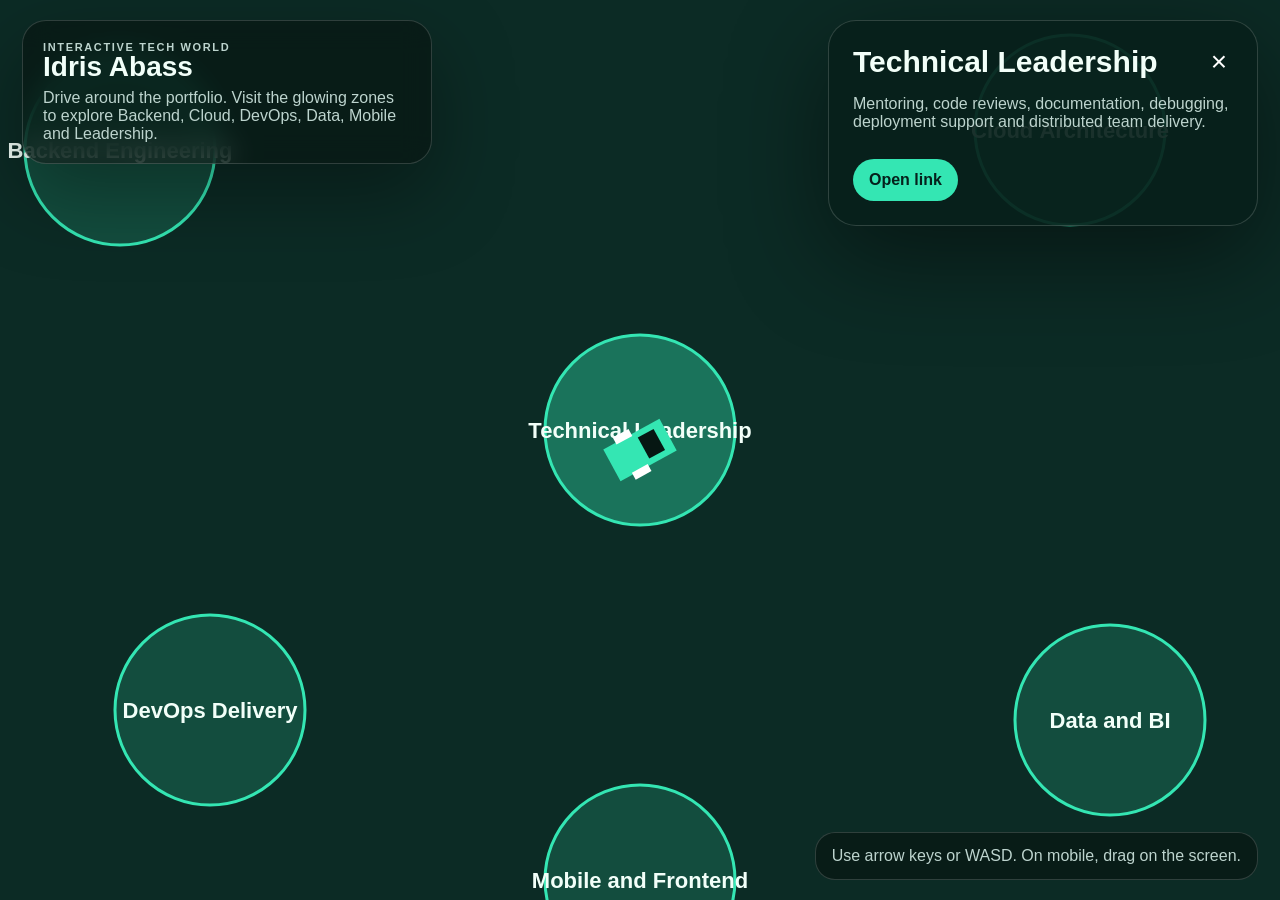
<file: interactive-portfolio/index.html>
<!doctype html><html lang="en"><head><meta charset="utf-8"><meta name="viewport" content="width=device-width,initial-scale=1"><title>Idris Abass Interactive Portfolio</title><style>*{box-sizing:border-box}body{margin:0;overflow:hidden;background:#071713;color:#f2fff9;font-family:Inter,Arial,sans-serif}canvas{display:block;width:100vw;height:100vh}.hud{position:fixed;left:22px;top:20px;z-index:2;max-width:410px;background:rgba(7,23,19,.72);border:1px solid rgba(255,255,255,.16);backdrop-filter:blur(14px);border-radius:24px;padding:20px;box-shadow:0 30px 80px rgba(0,0,0,.35)}.hud h1{font-size:28px;line-height:1;margin:0 0 8px}.hud p{margin:0;color:#bdd4ce}.tag{color:#34e6b3;text-transform:uppercase;letter-spacing:.15em;font-size:11px;font-weight:900}.controls{position:fixed;right:22px;bottom:20px;background:rgba(7,23,19,.72);border:1px solid rgba(255,255,255,.16);border-radius:20px;padding:14px 16px;color:#bdd4ce}.panel{position:fixed;right:22px;top:20px;z-index:3;width:min(430px,calc(100vw - 44px));background:rgba(8,32,27,.92);border:1px solid rgba(255,255,255,.16);border-radius:28px;padding:24px;box-shadow:0 30px 100px rgba(0,0,0,.48);display:none}.panel.show{display:block}.panel h2{margin:0 0 12px;font-size:30px}.panel p{color:#bdd4ce}.panel a{display:inline-block;margin-top:12px;background:#34e6b3;color:#05211c;padding:12px 16px;border-radius:999px;text-decoration:none;font-weight:900}.close{float:right;background:transparent;border:0;color:#fff;font-size:28px;cursor:pointer}.mobile{display:none}@media(max-width:760px){.hud{left:12px;right:12px;top:12px}.controls{left:12px;right:12px}.hud h1{font-size:22px}}</style></head><body><canvas id="world"></canvas><div class="hud"><p class="tag">Interactive tech world</p><h1>Idris Abass</h1><p>Drive around the portfolio. Visit the glowing zones to explore Backend, Cloud, DevOps, Data, Mobile and Leadership.</p></div><div class="controls">Use arrow keys or WASD. On mobile, drag on the screen.</div><section class="panel" id="panel"><button class="close" onclick="panel.classList.remove('show')">×</button><h2 id="pt"></h2><p id="pd"></p><a id="pl" href="https://github.com/abisoyeola" target="_blank">Open link</a></section><script>const c=document.getElementById('world'),x=c.getContext('2d'),panel=document.getElementById('panel'),pt=document.getElementById('pt'),pd=document.getElementById('pd'),pl=document.getElementById('pl');let w,h,keys={},car={x:0,y:0,a:-.5,s:0};const zones=[['Backend Engineering','REST APIs, microservices, SaaS platforms, FastAPI, Django, C#, Java, Spring Boot, PHP and Go.',-520,-300,'https://github.com/abisoyeola'],['Cloud Architecture','AWS, Azure, GCP, IAM, serverless thinking, high availability and cloud-ready deployments.',430,-320,'https://github.com/abisoyeola'],['DevOps Delivery','Docker, Kubernetes, Jenkins, GitHub Actions, GitLab CI/CD, Terraform, Ansible, Linux and Nginx.',-430,260,'https://github.com/abisoyeola'],['Data and BI','SQL Server, PostgreSQL, MySQL, MongoDB, Redis, Tableau, Excel, SSIS and analytics dashboards.',470,270,'https://github.com/abisoyeola'],['Mobile and Frontend','Flutter, Dart, Kotlin, Android, JavaScript and practical product interface delivery.',0,430,'https://github.com/abisoyeola'],['Technical Leadership','Mentoring, code reviews, documentation, debugging, deployment support and distributed team delivery.',0,-20,'https://www.linkedin.com/in/idris-a-ab953789/']];function size(){w=c.width=innerWidth*devicePixelRatio;h=c.height=innerHeight*devicePixelRatio;x.setTransform(devicePixelRatio,0,0,devicePixelRatio,0,0)}addEventListener('resize',size);size();addEventListener('keydown',e=>keys[e.key.toLowerCase()]=1);addEventListener('keyup',e=>keys[e.key.toLowerCase()]=0);let drag=false,last=null;addEventListener('pointerdown',e=>{drag=true;last=e.clientX});addEventListener('pointerup',()=>drag=false);addEventListener('pointermove',e=>{if(drag){car.a+=(e.clientX-last)*.006;car.s=.9;last=e.clientX}});function show(z){pt.textContent=z[0];pd.textContent=z[1];pl.href=z[4];panel.classList.add('show')}function draw(){requestAnimationFrame(draw);if(keys.arrowleft||keys.a)car.a-=.055;if(keys.arrowright||keys.d)car.a+=.055;if(keys.arrowup||keys.w)car.s=Math.min(5,car.s+.16);else if(keys.arrowdown||keys.s)car.s=Math.max(-2,car.s-.12);else car.s*=.96;car.x+=Math.cos(car.a)*car.s;car.y+=Math.sin(car.a)*car.s;x.clearRect(0,0,w,h);x.save();x.translate(innerWidth/2-car.x,innerHeight/2-car.y);for(let i=-1200;i<=1200;i+=80){x.strokeStyle='rgba(255,255,255,.045)';x.beginPath();x.moveTo(i,-1200);x.lineTo(i,1200);x.moveTo(-1200,i);x.lineTo(1200,i);x.stroke()}x.fillStyle='#0c2b25';x.fillRect(-900,-700,1800,1400);x.strokeStyle='rgba(52,230,179,.25)';x.lineWidth=6;x.strokeRect(-880,-680,1760,1360);zones.forEach(z=>{let d=Math.hypot(car.x-z[2],car.y-z[3]);x.save();x.translate(z[2],z[3]);x.fillStyle=d<110?'rgba(52,230,179,.38)':'rgba(52,230,179,.18)';x.beginPath();x.arc(0,0,95,0,7);x.fill();x.strokeStyle='#34e6b3';x.lineWidth=3;x.stroke();x.fillStyle='#f2fff9';x.font='bold 22px Arial';x.textAlign='center';x.fillText(z[0],0,8);x.restore();if(d<78&&!panel.classList.contains('show'))show(z)});x.save();x.translate(car.x,car.y);x.rotate(car.a);x.fillStyle='#34e6b3';x.fillRect(-32,-18,64,36);x.fillStyle='#061713';x.fillRect(4,-12,18,24);x.fillStyle='#fff';x.fillRect(-18,-24,18,8);x.fillRect(-18,16,18,8);x.restore();x.restore()}draw()</script></body></html>
</file>
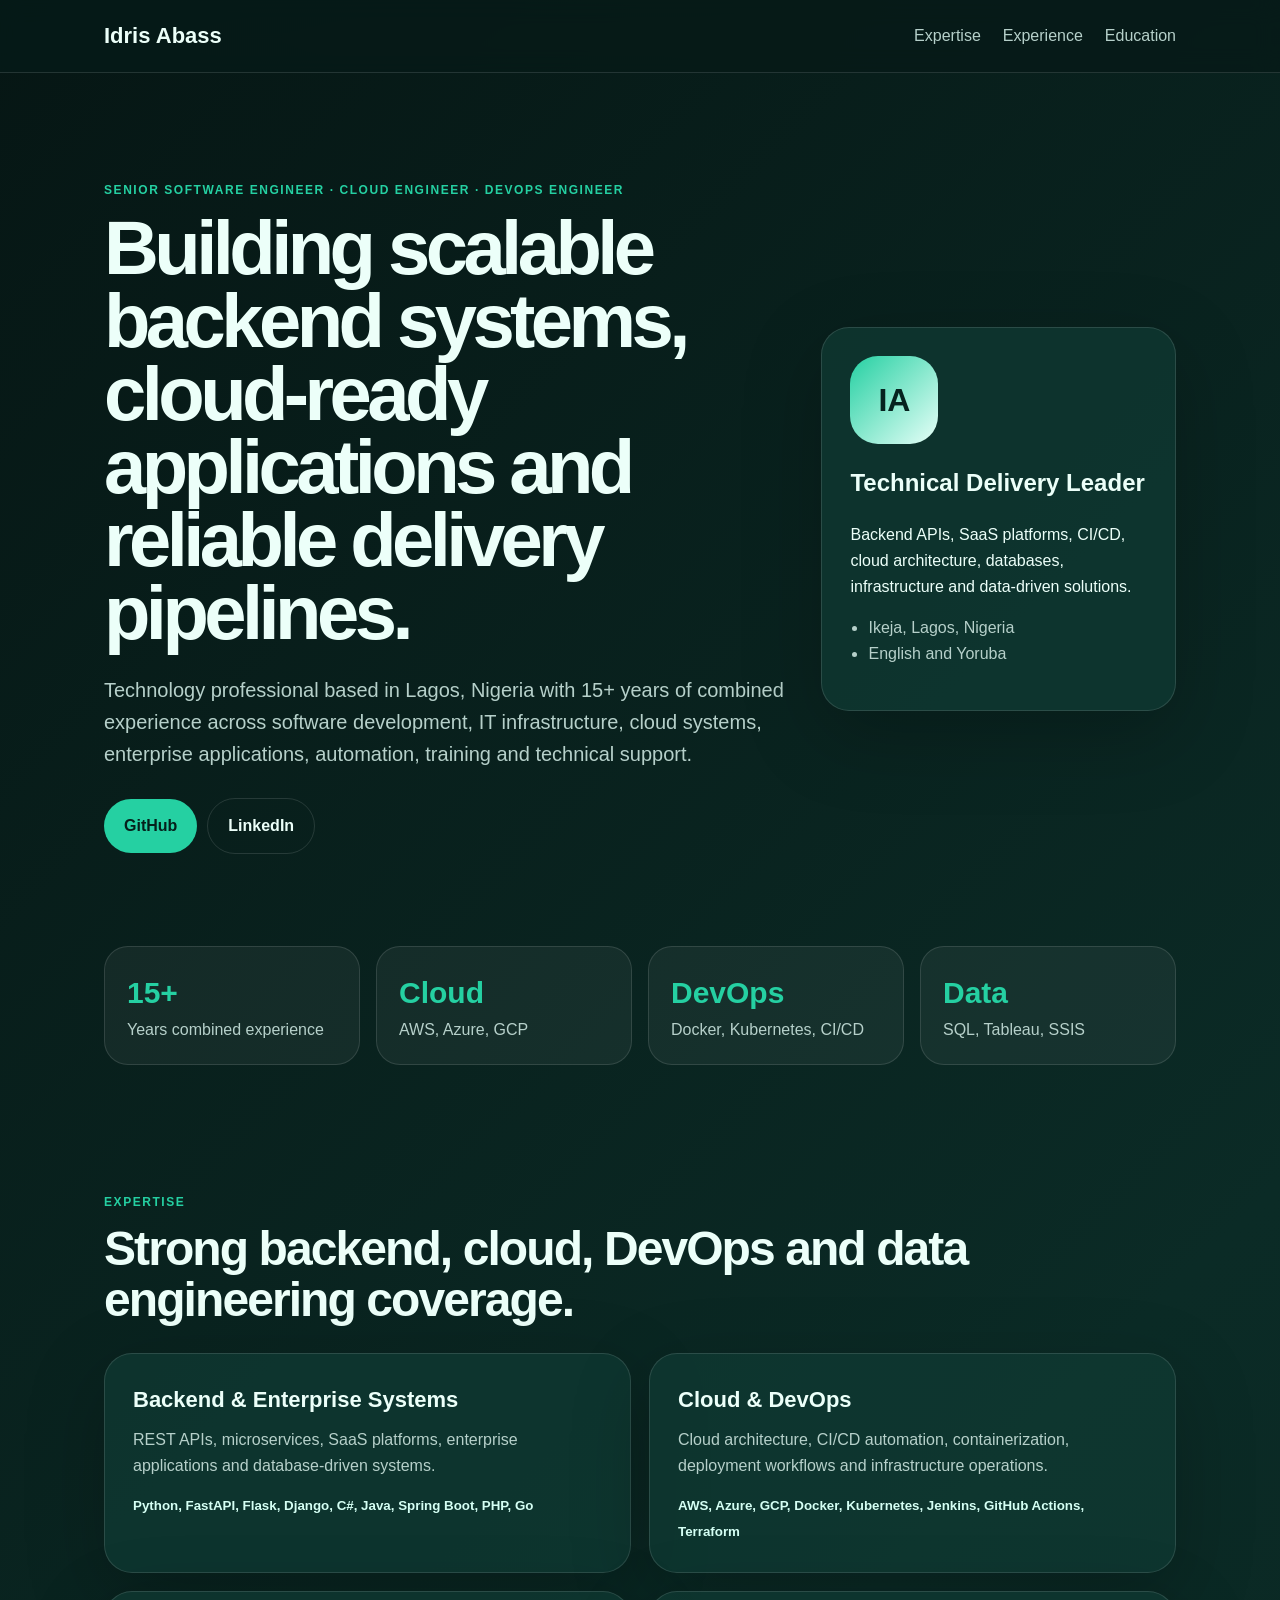
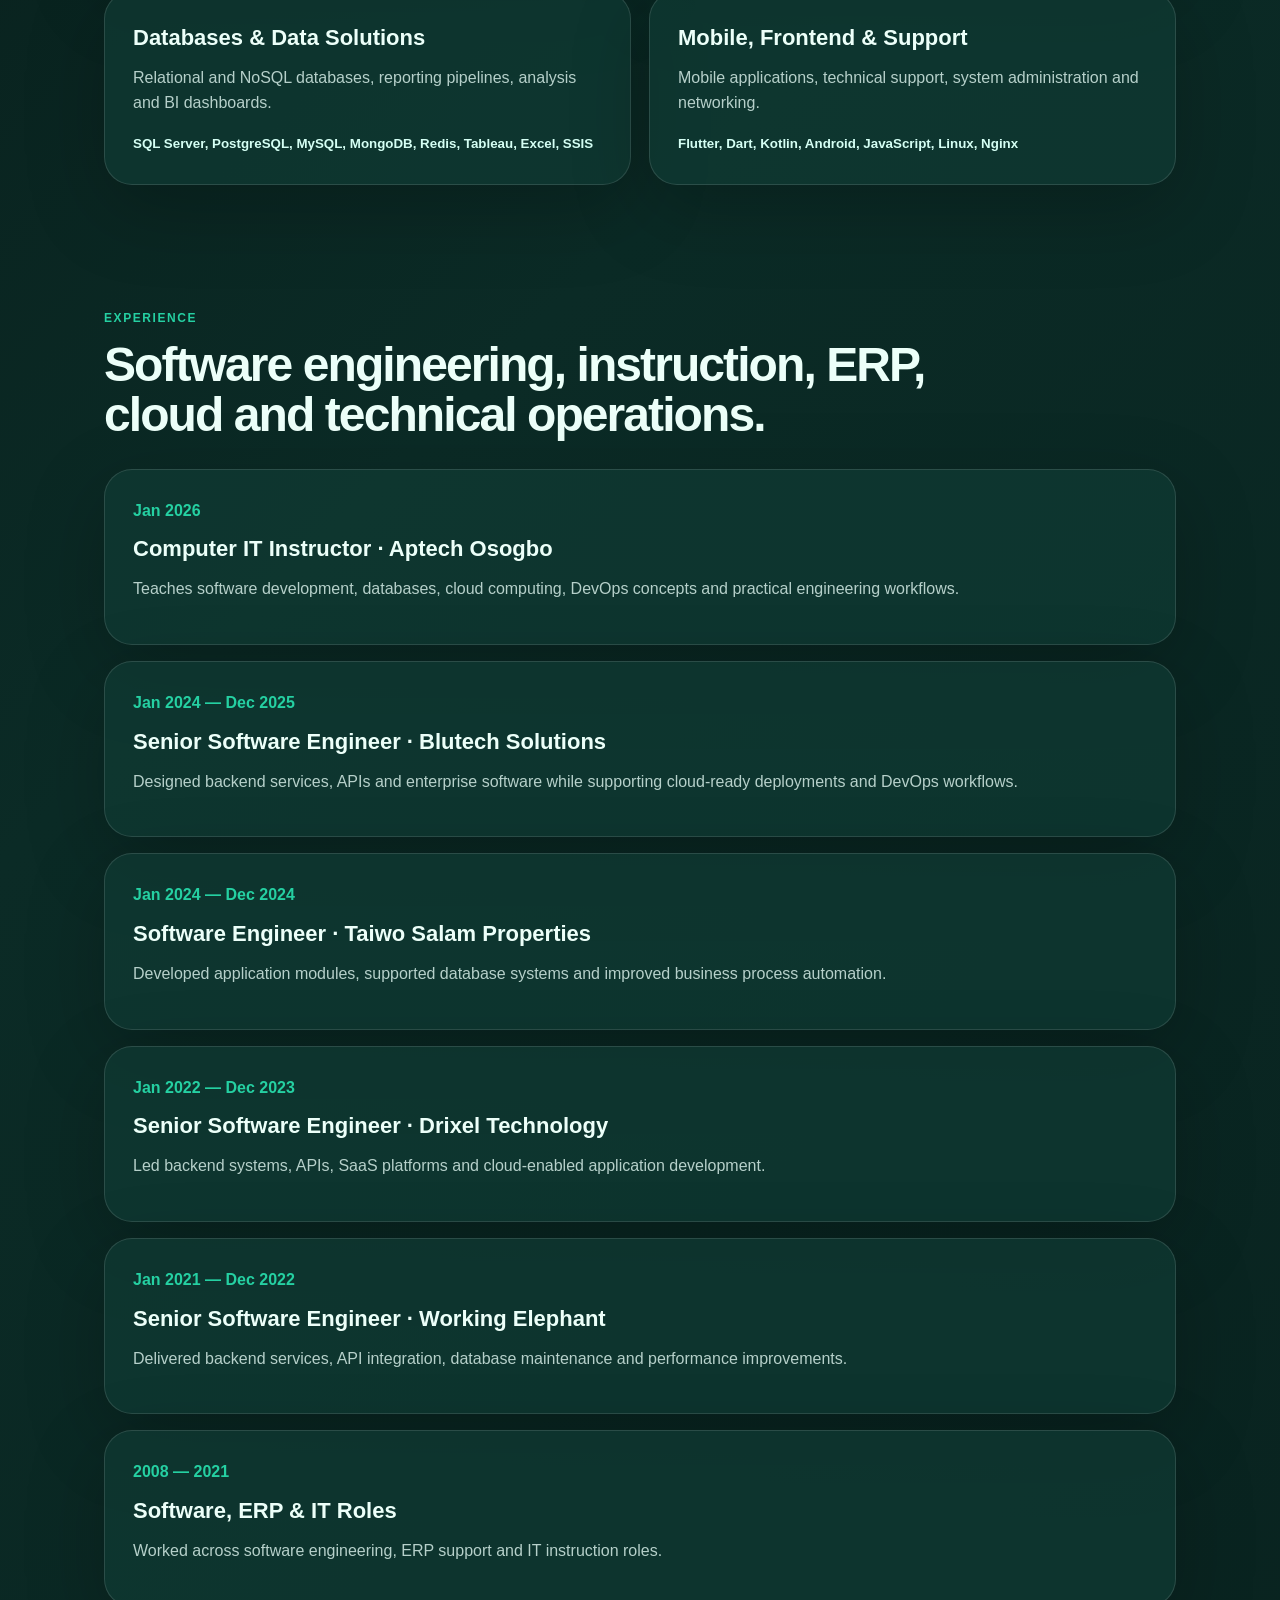
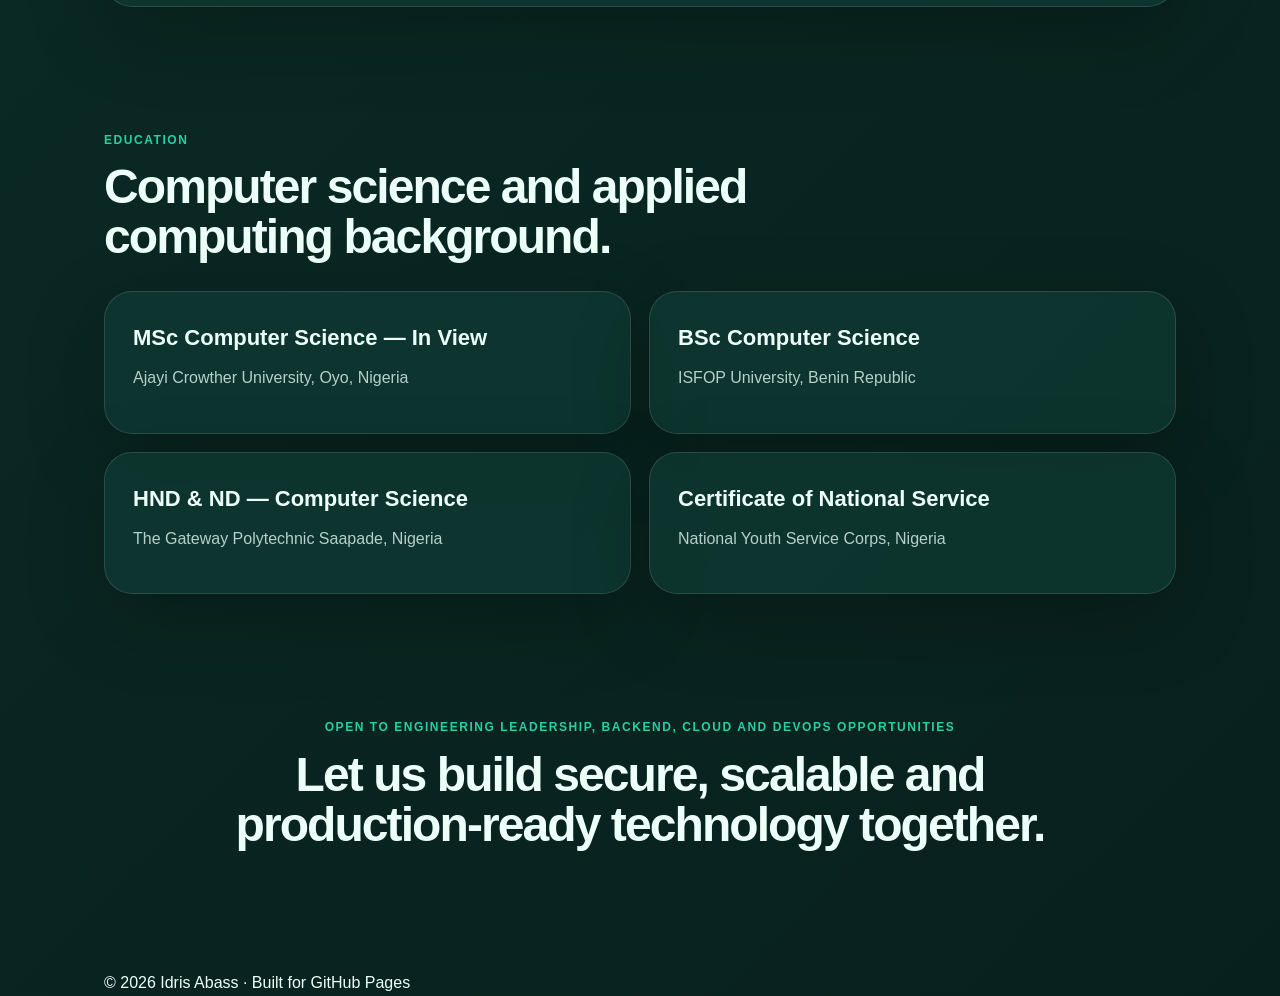
<file: portfolio/index.html>
<!doctype html>
<html lang="en">
<head>
<meta charset="utf-8">
<meta name="viewport" content="width=device-width, initial-scale=1">
<title>Idris Abass Portfolio</title>
<link rel="stylesheet" href="style.css">
</head>
<body>
<header class="top"><nav><strong>Idris Abass</strong><span><a href="#expertise">Expertise</a><a href="#experience">Experience</a><a href="#education">Education</a></span></nav></header>
<main>
<section class="hero">
<div><p class="tag">Senior Software Engineer · Cloud Engineer · DevOps Engineer</p><h1>Building scalable backend systems, cloud-ready applications and reliable delivery pipelines.</h1><p class="lead">Technology professional based in Lagos, Nigeria with 15+ years of combined experience across software development, IT infrastructure, cloud systems, enterprise applications, automation, training and technical support.</p><p><a class="btn" href="https://github.com/abisoyeola">GitHub</a><a class="btn alt" href="https://www.linkedin.com/in/idris-a-ab953789/">LinkedIn</a></p></div>
<aside><div class="avatar">IA</div><h2>Technical Delivery Leader</h2><p>Backend APIs, SaaS platforms, CI/CD, cloud architecture, databases, infrastructure and data-driven solutions.</p><ul><li>Ikeja, Lagos, Nigeria</li><li>English and Yoruba</li></ul></aside>
</section>
<section class="stats"><div><b>15+</b><span>Years combined experience</span></div><div><b>Cloud</b><span>AWS, Azure, GCP</span></div><div><b>DevOps</b><span>Docker, Kubernetes, CI/CD</span></div><div><b>Data</b><span>SQL, Tableau, SSIS</span></div></section>
<section id="expertise" class="section"><p class="tag">Expertise</p><h2>Strong backend, cloud, DevOps and data engineering coverage.</h2><div class="grid"><article><h3>Backend & Enterprise Systems</h3><p>REST APIs, microservices, SaaS platforms, enterprise applications and database-driven systems.</p><small>Python, FastAPI, Flask, Django, C#, Java, Spring Boot, PHP, Go</small></article><article><h3>Cloud & DevOps</h3><p>Cloud architecture, CI/CD automation, containerization, deployment workflows and infrastructure operations.</p><small>AWS, Azure, GCP, Docker, Kubernetes, Jenkins, GitHub Actions, Terraform</small></article><article><h3>Databases & Data Solutions</h3><p>Relational and NoSQL databases, reporting pipelines, analysis and BI dashboards.</p><small>SQL Server, PostgreSQL, MySQL, MongoDB, Redis, Tableau, Excel, SSIS</small></article><article><h3>Mobile, Frontend & Support</h3><p>Mobile applications, technical support, system administration and networking.</p><small>Flutter, Dart, Kotlin, Android, JavaScript, Linux, Nginx</small></article></div></section>
<section id="experience" class="section"><p class="tag">Experience</p><h2>Software engineering, instruction, ERP, cloud and technical operations.</h2><div class="timeline"><article><time>Jan 2026</time><h3>Computer IT Instructor · Aptech Osogbo</h3><p>Teaches software development, databases, cloud computing, DevOps concepts and practical engineering workflows.</p></article><article><time>Jan 2024 — Dec 2025</time><h3>Senior Software Engineer · Blutech Solutions</h3><p>Designed backend services, APIs and enterprise software while supporting cloud-ready deployments and DevOps workflows.</p></article><article><time>Jan 2024 — Dec 2024</time><h3>Software Engineer · Taiwo Salam Properties</h3><p>Developed application modules, supported database systems and improved business process automation.</p></article><article><time>Jan 2022 — Dec 2023</time><h3>Senior Software Engineer · Drixel Technology</h3><p>Led backend systems, APIs, SaaS platforms and cloud-enabled application development.</p></article><article><time>Jan 2021 — Dec 2022</time><h3>Senior Software Engineer · Working Elephant</h3><p>Delivered backend services, API integration, database maintenance and performance improvements.</p></article><article><time>2008 — 2021</time><h3>Software, ERP & IT Roles</h3><p>Worked across software engineering, ERP support and IT instruction roles.</p></article></div></section>
<section id="education" class="section"><p class="tag">Education</p><h2>Computer science and applied computing background.</h2><div class="grid"><article><h3>MSc Computer Science — In View</h3><p>Ajayi Crowther University, Oyo, Nigeria</p></article><article><h3>BSc Computer Science</h3><p>ISFOP University, Benin Republic</p></article><article><h3>HND & ND — Computer Science</h3><p>The Gateway Polytechnic Saapade, Nigeria</p></article><article><h3>Certificate of National Service</h3><p>National Youth Service Corps, Nigeria</p></article></div></section>
<section class="cta"><p class="tag">Open to engineering leadership, backend, cloud and DevOps opportunities</p><h2>Let us build secure, scalable and production-ready technology together.</h2></section>
</main><footer>© <span id="year"></span> Idris Abass · Built for GitHub Pages</footer><script>document.getElementById('year').textContent=new Date().getFullYear()</script>
</body>
</html>
</file>
<file: portfolio/style.css>
:root{--bg:#071b18;--panel:#0e2f29;--text:#ecfff9;--muted:#b6d0ca;--brand:#25d0a2;--card:#103b34;--line:rgba(255,255,255,.12)}*{box-sizing:border-box}body{margin:0;background:linear-gradient(135deg,#061614,#0b2b26 45%,#08201d);color:var(--text);font-family:Inter,Arial,sans-serif;line-height:1.6}a{color:inherit;text-decoration:none}.top{position:sticky;top:0;background:rgba(7,27,24,.85);backdrop-filter:blur(12px);border-bottom:1px solid var(--line);z-index:10}nav,.hero,.section,.stats,.cta,footer{max-width:1120px;margin:auto;padding-left:24px;padding-right:24px}nav{min-height:72px;display:flex;align-items:center;justify-content:space-between}nav strong{font-size:22px}nav span{display:flex;gap:22px;align-items:center;color:var(--muted)}main{overflow:hidden}.hero{display:grid;grid-template-columns:1.45fr .75fr;gap:32px;align-items:center;padding-top:96px;padding-bottom:56px}.tag{color:var(--brand);text-transform:uppercase;letter-spacing:.13em;font-size:12px;font-weight:800}.hero h1{font-size:clamp(42px,7vw,76px);line-height:.96;margin:12px 0 24px;letter-spacing:-.06em}.lead{font-size:20px;color:var(--muted);max-width:790px}.btn{display:inline-flex;margin:8px 10px 0 0;padding:14px 20px;border-radius:999px;background:var(--brand);color:#05201b;font-weight:800}.btn.alt{background:transparent;color:var(--text);border:1px solid var(--line)}aside,.grid article,.timeline article,.edu article{background:rgba(16,59,52,.72);border:1px solid var(--line);box-shadow:0 24px 80px rgba(0,0,0,.22);border-radius:28px;padding:28px}.avatar{width:88px;height:88px;border-radius:28px;display:grid;place-items:center;background:linear-gradient(135deg,#25d0a2,#e7fff8);color:#06231f;font-size:32px;font-weight:900;margin-bottom:20px}aside ul{padding-left:18px;color:var(--muted)}.stats{display:grid;grid-template-columns:repeat(4,1fr);gap:16px;padding-top:20px;padding-bottom:36px}.stats div{border:1px solid var(--line);background:rgba(255,255,255,.05);border-radius:24px;padding:22px}.stats b{display:block;font-size:30px;color:var(--brand)}.stats span{color:var(--muted)}.section{padding-top:80px;padding-bottom:32px}.section h2,.cta h2{font-size:clamp(30px,4vw,48px);line-height:1.05;letter-spacing:-.04em;margin:10px 0 28px;max-width:870px}.grid{display:grid;grid-template-columns:repeat(2,1fr);gap:18px}.grid h3,.timeline h3{font-size:22px;margin:0 0 10px}.grid p,.timeline p,.edu p{color:var(--muted);margin:0 0 14px}.grid small{color:#d5fff4;font-weight:700}.timeline{display:grid;gap:16px}.timeline article{position:relative}.timeline time{display:inline-block;color:var(--brand);font-weight:800;margin-bottom:8px}.cta{text-align:center;padding-top:80px;padding-bottom:92px}.cta h2{margin-left:auto;margin-right:auto}.footer{padding-top:28px;padding-bottom:28px;border-top:1px solid var(--line);display:flex;justify-content:space-between;gap:20px;color:var(--muted)}footer div{display:flex;gap:18px}@media(max-width:800px){.hero,.grid,.stats{grid-template-columns:1fr}.hero{padding-top:56px}nav span{display:none}.footer{flex-direction:column}.hero h1{font-size:44px}}
</file>
